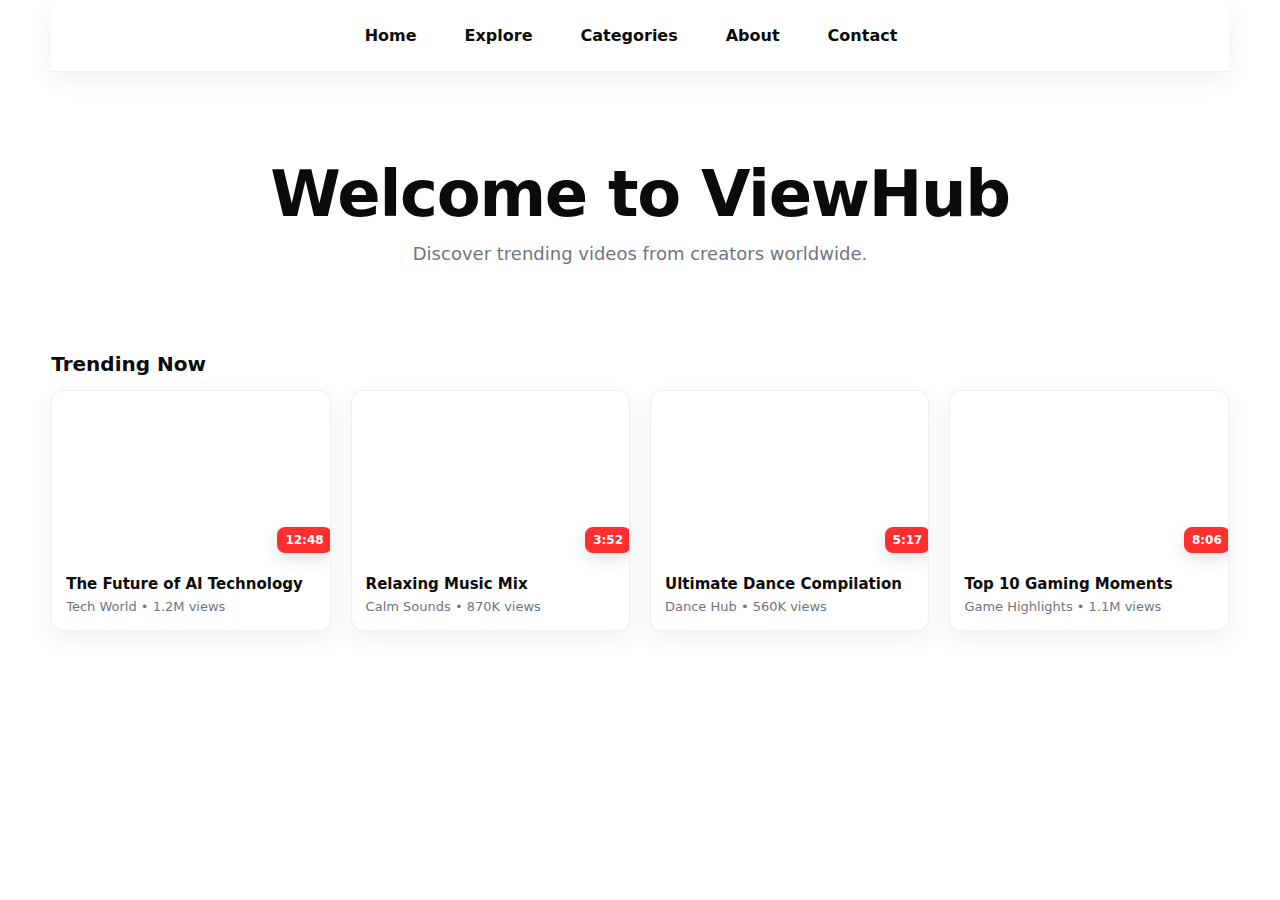
<file: index.html>
<!DOCTYPE html>
<html lang="en">
<head>
  <meta charset="utf-8" />
  <meta name="viewport" content="width=device-width,initial-scale=1" />
  <title>ViewHub — Home</title>
  <link rel="stylesheet" href="style.css">
</head>
<body>

<!-- theme checkbox (shared) -->
<input type="checkbox" id="theme-toggle">

<!-- header -->
<header class="header container">
  <nav class="nav-center">
    <a href="index.html">Home</a>
    <a href="explore.html">Explore</a>
    <a href="categories.html">Categories</a>
    <a href="about.html">About</a>
    <a href="contact.html">Contact</a>
  </nav>

    <span class="knob" aria-hidden="true"></span>
  </label>
</header>

<!-- hero -->
<section class="hero container">
  <h1>Welcome to ViewHub</h1>
  <p>Discover trending videos from creators worldwide.</p>
</section>

<!-- main: sidebar + content -->
 <div class="main container">
  <!-- <aside class="sidebar">
    <a class="side-link active" href="index.html">Trending</a>
    <a class="side-link" href="explore.html">Explore</a>
    <a class="side-link" href="subscriptions.html">Subscriptions</a>
    <a class="side-link" href="library.html">Library</a>
    <a class="side-link" href="playlist.html">Playlists</a>
  </aside> -->

  <main class="content">
    <h2 class="section-title">Trending Now</h2>

    <section class="video-grid">
      <article class="card">
        <div class="thumb" style="background-image:url('https://i.ytimg.com/vi/8ZcmTl_1ER8/maxresdefault.jpg')">
          <span class="badge">12:48</span>
        </div>
        <div class="card-body">
          <div class="title">The Future of AI Technology</div>
          <div class="meta">Tech World • 1.2M views</div>
        </div>
      </article>

      <article class="card">
        <div class="thumb" style="background-image:url('https://lh3.googleusercontent.com/pw/AP1GczONEACRndEWUJghOm4V648UCR5Q8oTKP6HX0ziB_lMSnJiIEp31ZRfFqrj-B9zTGJBwZqDAE2RYWiknbMdGKmRTm5ThITW-1Hatwbax8JUeOrurmUyQ3wMoQpO9XRhI7LPoc1icI0yZIc4-9_kpeecnNA=w2584-h1722-s-no-gm?authuser=0')">
          <span class="badge">3:52</span>
        </div>
        <div class="card-body">
          <div class="title">Relaxing Music Mix</div>
          <div class="meta">Calm Sounds • 870K views</div>
        </div>
      </article>

      <article class="card">
        <div class="thumb" style="background-image:url('https://i.ytimg.com/vi/9bZkp7q19f0/maxresdefault.jpg')">
          <span class="badge">5:17</span>
        </div>
        <div class="card-body">
          <div class="title">Ultimate Dance Compilation</div>
          <div class="meta">Dance Hub • 560K views</div>
        </div>
      </article>

      <article class="card">
        <div class="thumb" style="background-image:url('https://i.ytimg.com/vi/Tn9Mslj6t40/maxresdefault.jpg')">
          <span class="badge">8:06</span>
        </div>
        <div class="card-body">
          <div class="title">Top 10 Gaming Moments</div>
          <div class="meta">Game Highlights • 1.1M views</div>
        </div>
      </article>
    </section>
  </main>
</div>

</body>
</html>
</file>
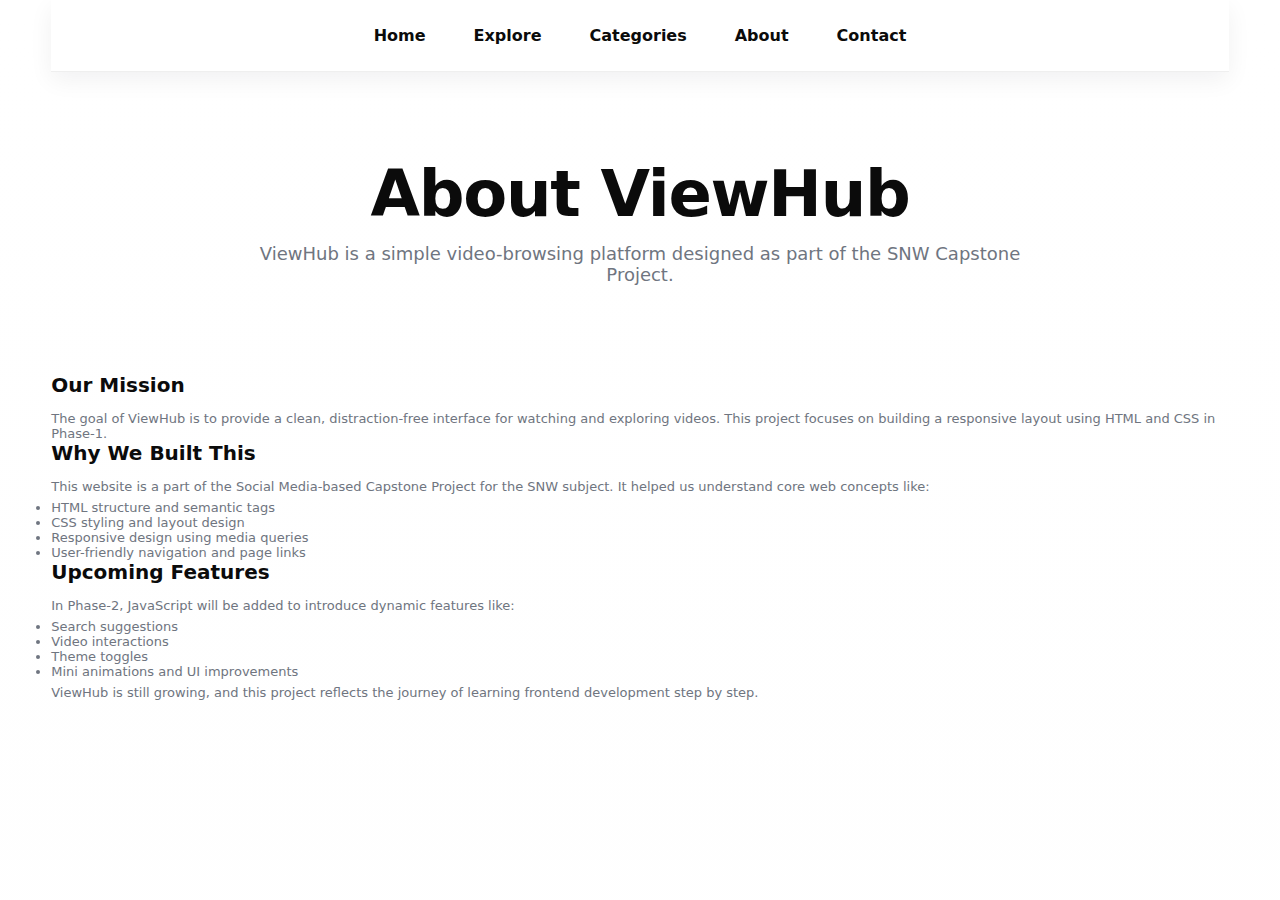
<file: about.html>
<!DOCTYPE html>
<html lang="en">
<head>
  <meta charset="UTF-8">
  <meta name="viewport" content="width=device-width, initial-scale=1.0">
  <title>About • ViewHub</title>
  <link rel="stylesheet" href="style.css">
</head>
<body>

  
  <header class="header container">
    <nav class="nav-center">
      <a href="index.html">Home</a>
      <a href="explore.html">Explore</a>
      <a href="categories.html">Categories</a>
      <a href="about.html" class="active">About</a>
      <a href="contact.html">Contact</a>
    </nav>
  </header>

 
  <section class="hero container">
    <h1>About ViewHub</h1>
    <p>ViewHub is a simple video-browsing platform designed as part of the SNW Capstone Project.</p>
  </section>


  <div class="main container">
    <main class="content">

      <h2 class="section-title">Our Mission</h2>
      <p class="meta">
        The goal of ViewHub is to provide a clean, distraction-free interface for watching and exploring videos.
        This project focuses on building a responsive layout using HTML and CSS in Phase-1.
      </p>

      <h2 class="section-title">Why We Built This</h2>
      <p class="meta">
        This website is a part of the Social Media-based Capstone Project for the SNW subject.  
        It helped us understand core web concepts like:
      </p>

      <ul class="meta">
        <li>HTML structure and semantic tags</li>
        <li>CSS styling and layout design</li>
        <li>Responsive design using media queries</li>
        <li>User-friendly navigation and page links</li>
      </ul>

      <h2 class="section-title">Upcoming Features</h2>
      <p class="meta">
        In Phase-2, JavaScript will be added to introduce dynamic features like:
      </p>

      <ul class="meta">
        <li>Search suggestions</li>
        <li>Video interactions</li>
        <li>Theme toggles</li>
        <li>Mini animations and UI improvements</li>
      </ul>

      <p class="meta">
        ViewHub is still growing, and this project reflects the journey of learning frontend development step by step.
      </p>

    </main>
  </div>
  
</body>
</html>
</file>
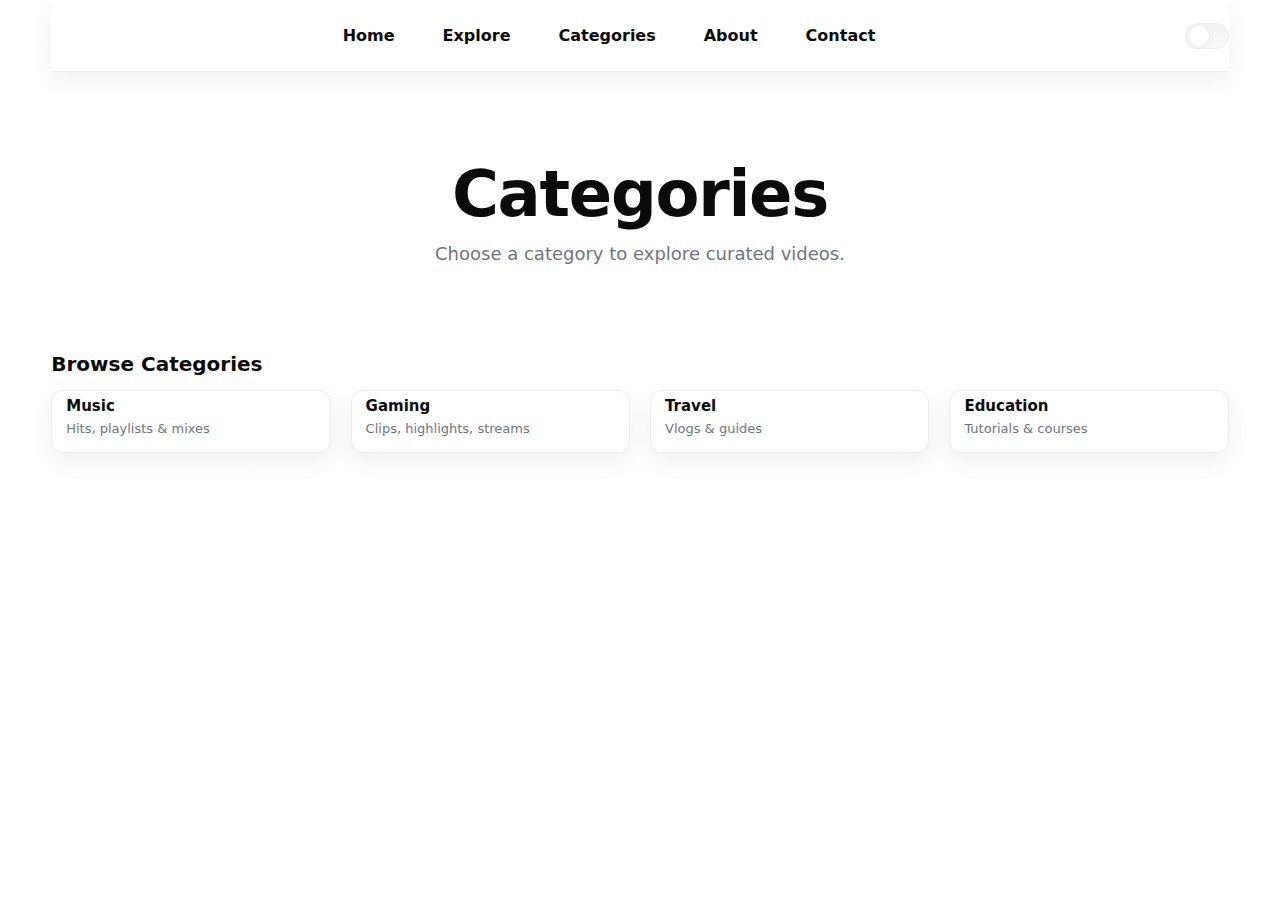
<file: categories.html>
<!DOCTYPE html>
<html lang="en"><head>
  <meta charset="utf-8"><meta name="viewport" content="width=device-width,initial-scale=1">
  <title>ViewHub — Categories</title>
  <link rel="stylesheet" href="style.css"></head>
<body>
<input type="checkbox" id="theme-toggle">
<header class="header container">
  <nav class="nav-center">
    <a href="index.html">Home</a>
    <a href="explore.html">Explore</a>
    <a href="categories.html">Categories</a>
    <a href="about.html">About</a>
    <a href="contact.html">Contact</a>
  </nav>
  <label for="theme-toggle" class="theme-switch"><span class="knob"></span></label>
</header>

<section class="hero container">
  <h1>Categories</h1>
  <p>Choose a category to explore curated videos.</p>
</section>

<div class="main container">
  <main class="content">
    <h2 class="section-title">Browse Categories</h2>
    <div class="video-grid">
      <div class="card"><div class="card-body"><div class="title">Music</div><div class="meta">Hits, playlists & mixes</div></div></div>
      <div class="card"><div class="card-body"><div class="title">Gaming</div><div class="meta">Clips, highlights, streams</div></div></div>
      <div class="card"><div class="card-body"><div class="title">Travel</div><div class="meta">Vlogs & guides</div></div></div>
      <div class="card"><div class="card-body"><div class="title">Education</div><div class="meta">Tutorials & courses</div></div></div>
    </div>
  </main>
</div>
</body>
</html>
</file>
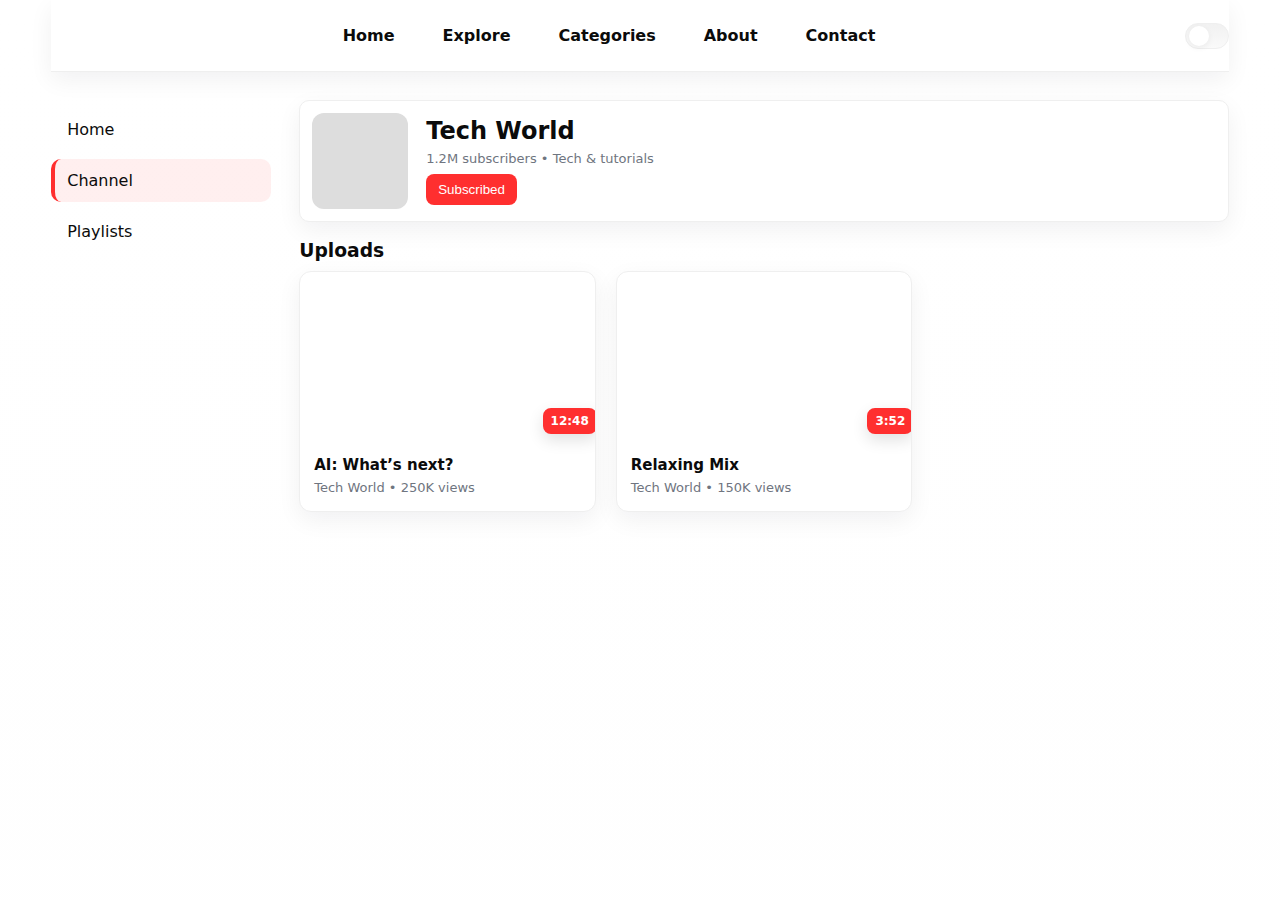
<file: channel.html>
<!DOCTYPE html><html lang="en"><head><meta charset="utf-8"><meta name="viewport" content="width=device-width,initial-scale=1"><title>Channel — ViewHub</title><link rel="stylesheet" href="style.css"></head><body>
<input type="checkbox" id="theme-toggle">
<header class="header container">
  <nav class="nav-center">
    <a href="index.html">Home</a>
    <a href="explore.html">Explore</a>
    <a href="categories.html">Categories</a>
    <a href="about.html">About</a>
    <a href="contact.html">Contact</a>
  </nav>
  <label for="theme-toggle" class="theme-switch"><span class="knob"></span></label>
</header>

<div class="main container">
  <aside class="sidebar" aria-hidden="true">
    <a class="side-link" href="index.html">Home</a>
    <a class="side-link active" href="channel.html">Channel</a>
    <a class="side-link" href="playlist.html">Playlists</a>
  </aside>

  <main class="content">
    <div class="channel-head">
      <div class="chan-avatar" style="background-image:url('https://i.pravatar.cc/100');background-size:cover"></div>
      <div>
        <h2>Tech World</h2>
        <div class="meta">1.2M subscribers • Tech & tutorials</div>
        <div style="margin-top:8px"><button class="subscribe">Subscribed</button></div>
      </div>
    </div>

    <h3 style="margin-top:18px">Uploads</h3>
    <section class="video-grid" style="margin-top:10px">
      <article class="card"><div class="thumb" style="background-image:url('https://i.ytimg.com/vi/8ZcmTl_1ER8/maxresdefault.jpg')"><span class="badge">12:48</span></div><div class="card-body"><div class="title">AI: What’s next?</div><div class="meta">Tech World • 250K views</div></div></article>
      <article class="card"><div class="thumb" style="background-image:url('https://i.ytimg.com/vi/2Vv-BfVoq4g/maxresdefault.jpg')"><span class="badge">3:52</span></div><div class="card-body"><div class="title">Relaxing Mix</div><div class="meta">Tech World • 150K views</div></div></article>
    </section>
  </main>
</div>
</body></html>
</file>
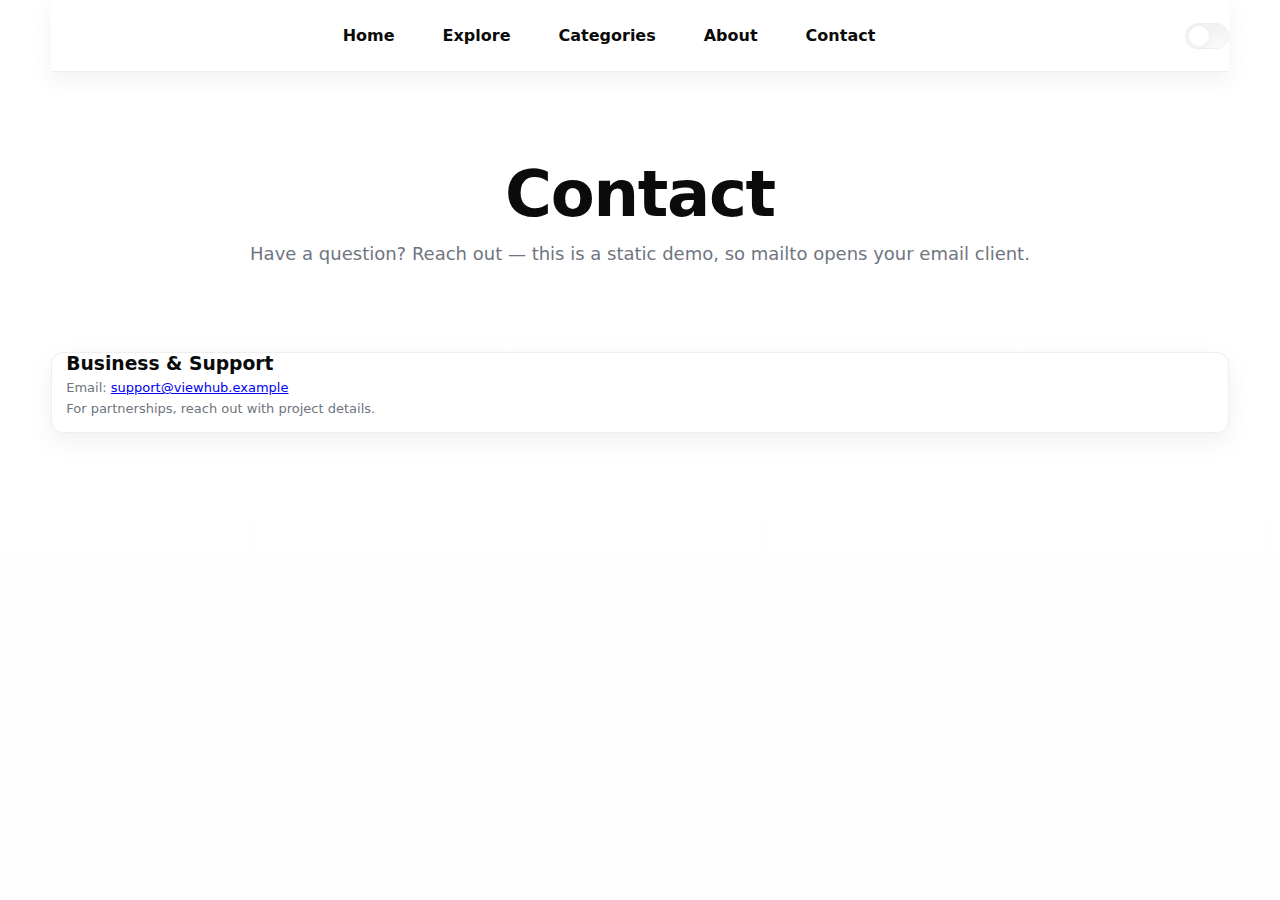
<file: contact.html>
<!DOCTYPE html><html lang="en"><head><meta charset="utf-8"><meta name="viewport" content="width=device-width,initial-scale=1"><title>Contact — ViewHub</title><link rel="stylesheet" href="style.css"></head><body>
<input type="checkbox" id="theme-toggle">
<header class="header container">
  <nav class="nav-center">
    <a href="index.html">Home</a>
    <a href="explore.html">Explore</a>
    <a href="categories.html">Categories</a>
    <a href="about.html">About</a>
    <a href="contact.html">Contact</a>
  </nav>
  <label for="theme-toggle" class="theme-switch"><span class="knob"></span></label>
</header>

<section class="hero container">
  <h1>Contact</h1>
  <p>Have a question? Reach out — this is a static demo, so mailto opens your email client.</p>
</section>

<div class="main container">
  <main class="content">
    <div class="card">
      <div class="card-body">
        <h3>Business & Support</h3>
        <p class="meta">Email: <a href="mailto:support@viewhub.example">support@viewhub.example</a></p>
        <p class="meta">For partnerships, reach out with project details.</p>
      </div>
    </div>
  </main>
</div>
</body></html>
</file>
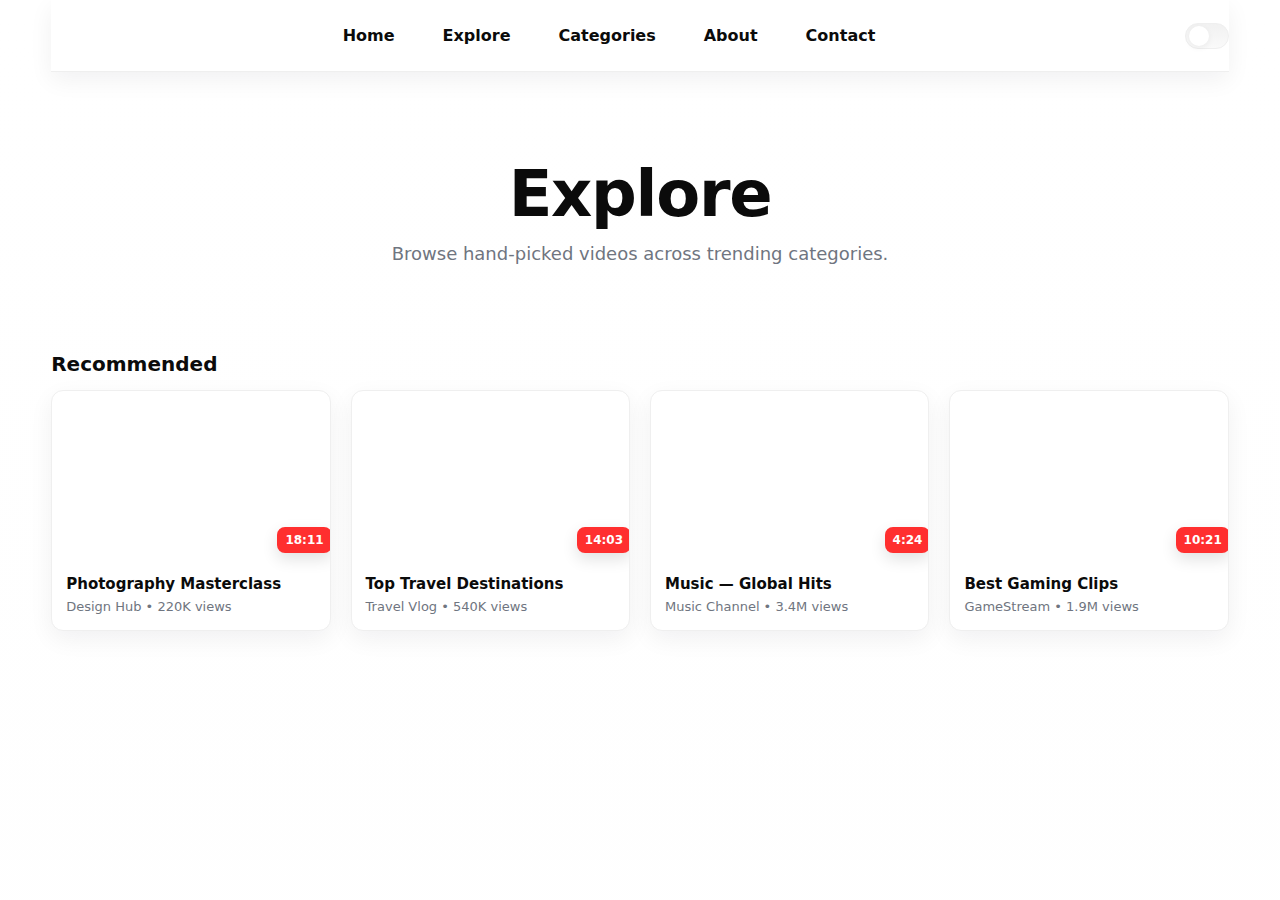
<file: explore.html>
<!DOCTYPE html>
<html lang="en">
<head>
  <meta charset="utf-8" />
  <meta name="viewport" content="width=device-width,initial-scale=1" />
  <title>ViewHub — Explore</title>
  <link rel="stylesheet" href="style.css">
</head>
<body>
<input type="checkbox" id="theme-toggle">
<header class="header container">
  <nav class="nav-center">
    <a href="index.html">Home</a>
    <a href="explore.html">Explore</a>
    <a href="categories.html">Categories</a>
    <a href="about.html">About</a>
    <a href="contact.html">Contact</a>
  </nav>
  <label for="theme-toggle" class="theme-switch"><span class="knob"></span></label>
</header>

<section class="hero container">
  <h1>Explore</h1>
  <p>Browse hand-picked videos across trending categories.</p>
</section>

<div class="main container">
  <!-- <aside class="sidebar" aria-hidden="true">
    <a class="side-link" href="index.html">Trending</a>
    <a class="side-link active" href="explore.html">Explore</a>
    <a class="side-link" href="subscriptions.html">Subscriptions</a>
  </aside> -->

  <main class="content">
    <h2 class="section-title">Recommended</h2>
    <section class="video-grid">
      <article class="card">
        <div class="thumb" style="background-image:url('https://i.ytimg.com/vi/e-ORhEE9VVg/maxresdefault.jpg')"><span class="badge">18:11</span></div>
        <div class="card-body"><div class="title">Photography Masterclass</div><div class="meta">Design Hub • 220K views</div></div>
      </article>
      <article class="card">
        <div class="thumb" style="background-image:url('https://i.ytimg.com/vi/gGdGFtwCNBE/maxresdefault.jpg')"><span class="badge">14:03</span></div>
        <div class="card-body"><div class="title">Top Travel Destinations</div><div class="meta">Travel Vlog • 540K views</div></div>
      </article>
      <article class="card">
        <div class="thumb" style="background-image:url('https://i.ytimg.com/vi/JGwWNGJdvx8/maxresdefault.jpg')"><span class="badge">4:24</span></div>
        <div class="card-body"><div class="title">Music — Global Hits</div><div class="meta">Music Channel • 3.4M views</div></div>
      </article>
      <article class="card">
        <div class="thumb" style="background-image:url('https://i.ytimg.com/vi/Tn9Mslj6t40/maxresdefault.jpg')"><span class="badge">10:21</span></div>
        <div class="card-body"><div class="title">Best Gaming Clips</div><div class="meta">GameStream • 1.9M views</div></div>
      </article>
    </section>
  </main>
</div>

</body>
</html>
</file>
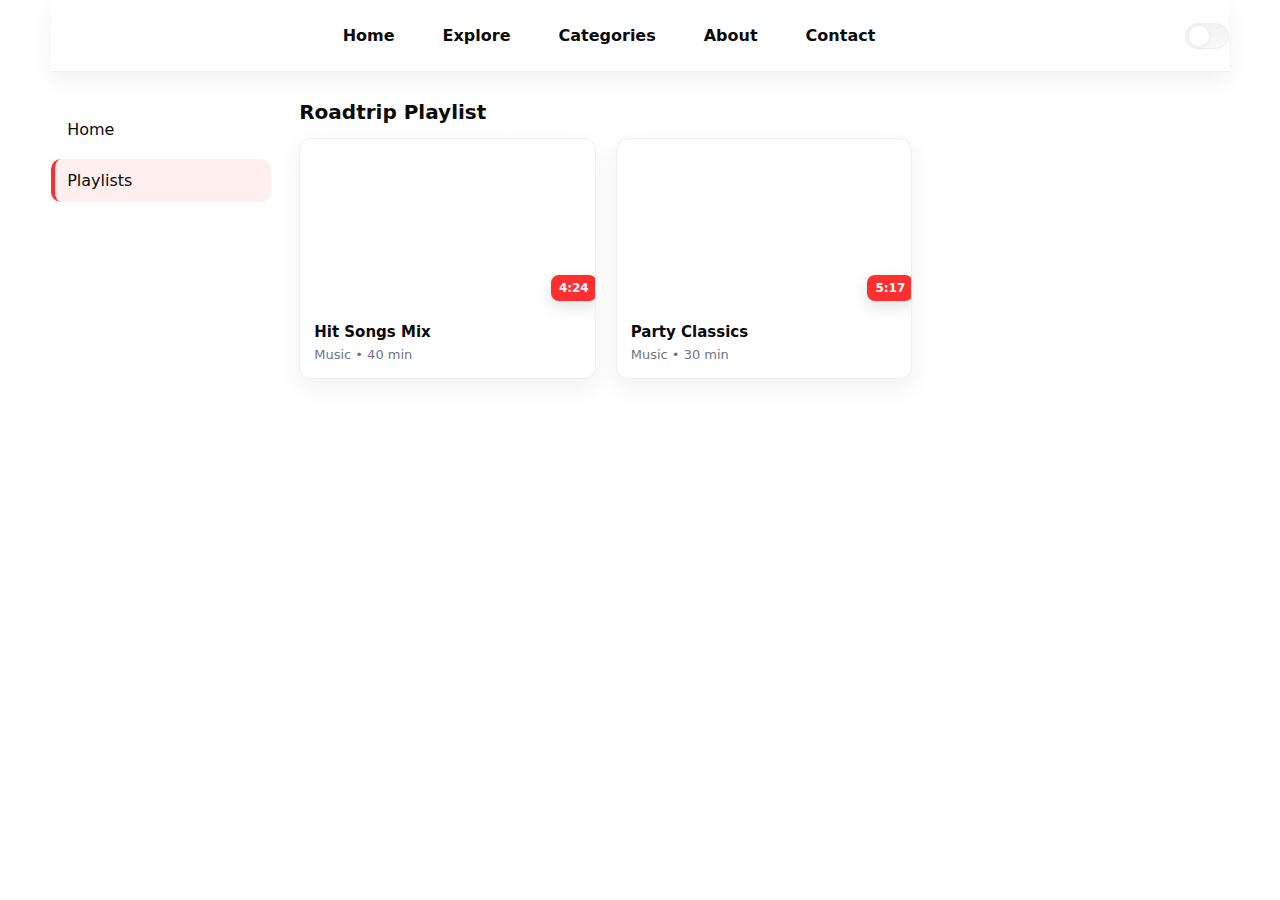
<file: playlist.html>
<!DOCTYPE html><html lang="en"><head><meta charset="utf-8"><meta name="viewport" content="width=device-width,initial-scale=1"><title>Playlist — ViewHub</title><link rel="stylesheet" href="style.css"></head><body>
<input type="checkbox" id="theme-toggle">
<header class="header container">
  <nav class="nav-center">
    <a href="index.html">Home</a>
    <a href="explore.html">Explore</a>
    <a href="categories.html">Categories</a>
    <a href="about.html">About</a>
    <a href="contact.html">Contact</a>
  </nav>
  <label for="theme-toggle" class="theme-switch"><span class="knob"></span></label>
</header>

<div class="main container">
  <aside class="sidebar" aria-hidden="true"><a class="side-link" href="index.html">Home</a><a class="side-link active" href="playlist.html">Playlists</a></aside>
  <main class="content">
    <h2 class="section-title">Roadtrip Playlist</h2>
    <section class="video-grid">
      <article class="card"><div class="thumb" style="background-image:url('https://i.ytimg.com/vi/JGwWNGJdvx8/maxresdefault.jpg')"><span class="badge">4:24</span></div><div class="card-body"><div class="title">Hit Songs Mix</div><div class="meta">Music • 40 min</div></div></article>
      <article class="card"><div class="thumb" style="background-image:url('https://i.ytimg.com/vi/9bZkp7q19f0/maxresdefault.jpg')"><span class="badge">5:17</span></div><div class="card-body"><div class="title">Party Classics</div><div class="meta">Music • 30 min</div></div></article>
    </section>
  </main>
</div>
</body></html>
</file>
<file: style.css>
/* =================================================
   ViewHub — styles.css
   Multi-page shared stylesheet — HTML + CSS only
   ================================================= */

:root{
  --bg: #ffffff;
  --surface: #fff;
  --muted: #6f7580;
  --text: #0b0b0b;
  --accent: #ff2f2f;
  --card-border: #efefef;
  --shadow: 0 8px 24px rgba(15,23,42,0.06);
  --transition: 260ms cubic-bezier(.2,.9,.3,1);
}

/* DARK MODE (checkbox hack) */
#theme-toggle:checked ~ * {
  --bg: #070708;
  --surface: #0f1112;
  --muted: #9aa3ad;
  --text: #efeff1;
  --accent: #ff6b61;
  --card-border: rgba(255,255,255,0.06);
  --shadow: 0 14px 44px rgba(0,0,0,0.6);
}

/* Base */
*{box-sizing:border-box;margin:0;padding:0}
html,body{height:100%}
body{
  font-family: Inter, system-ui, -apple-system, "Segoe UI", Roboto, Arial;
  background: linear-gradient(180deg,var(--bg), color-mix(in srgb, var(--bg) 90%, rgba(0,0,0,0.02)));
  color:var(--text);
  -webkit-font-smoothing:antialiased;
  transition: background var(--transition), color var(--transition);
  min-height:100vh;
}

/* Utility container */
.container{width:92%;max-width:1180px;margin:0 auto}

/* Hidden checkbox for theme */
#theme-toggle{position:fixed;left:-9999px}

/* ---------- HEADER / NAVBAR ---------- */
.header{
  position:sticky;top:0;z-index:60;
  display:flex;align-items:center;justify-content:space-between;
  gap:18px;padding:18px 0;background:var(--surface);
  border-bottom:1px solid var(--card-border);
  box-shadow:var(--shadow);
}

/* Centered nav items (like the screenshot) */
.nav-center{display:flex;gap:28px;margin:0 auto;align-items:center}
.nav-center a{color:var(--text);text-decoration:none;font-weight:600;padding:8px 10px;border-radius:8px;transition:color var(--transition)}
.nav-center a:hover{color:var(--accent)}

/* Theme toggle switch (simple pill) */
.theme-switch{
  width:44px;height:26px;border-radius:999px;background:linear-gradient(180deg,#f1f1f1,#fafafa);
  border:1px solid var(--card-border);display:inline-flex;align-items:center;padding:3px;cursor:pointer;transition:all var(--transition)
}
#theme-toggle:checked + label .knob{transform:translateX(18px);background:var(--accent)}
.theme-switch .knob{width:20px;height:20px;border-radius:50%;background:#fff;box-shadow:0 2px 6px rgba(0,0,0,0.06);transition:transform var(--transition),background var(--transition)}

/* ---------- HERO ---------- */
.hero{
  padding:90px 0 60px;
  text-align:center;
}
.hero h1{
  font-size:64px;line-height:1.02;margin-bottom:16px;font-weight:800;
  letter-spacing:-0.02em;
}
.hero p{font-size:18px;color:var(--muted);max-width:820px;margin:0 auto}

/* ---------- MAIN LAYOUT ---------- */
.main{display:flex;gap:28px;align-items:flex-start;padding:28px 0 60px}
.sidebar{width:220px;padding-top:8px}
.sidebar .side-link{display:block;padding:12px;border-radius:10px;color:var(--text);text-decoration:none;margin-bottom:8px;border-left:4px solid transparent;transition:all var(--transition)}
.sidebar .side-link:hover{background:color-mix(in srgb,var(--accent) 6%, transparent);transform:translateX(6px)}
.sidebar .active{border-left-color:var(--accent);background:color-mix(in srgb,var(--accent) 8%, transparent)}

/* content area (video grid) */
.content{flex:1}

/* section title */
.section-title{font-size:20px;margin-bottom:14px;font-weight:700}

/* ---------- VIDEO GRID ---------- */
.video-grid{
  display:grid;
  grid-template-columns:repeat(auto-fill,minmax(260px,1fr));
  gap:20px;
}

/* video card */
.card{
  background:var(--surface);border-radius:12px;border:1px solid var(--card-border);
  overflow:hidden;box-shadow:var(--shadow);transition:transform .36s var(--transition),box-shadow var(--transition);
}
.card:hover{transform:translateY(-8px);box-shadow:0 20px 48px rgba(2,6,23,0.12)}
.thumb{
  width:100%;height:160px;background-size:cover;background-position:center;
  border-radius:10px;margin:12px;position:relative;
}
.card-body{padding:0 14px 16px}
.title{font-size:15px;font-weight:700;margin-top:6px}
.meta{font-size:13px;color:var(--muted);margin-top:6px}

/* duration badge (red) */
.badge{
  position:absolute;right:10px;bottom:10px;background:var(--accent);color:#fff;padding:6px 8px;border-radius:8px;font-weight:700;font-size:12px;box-shadow:0 6px 16px rgba(0,0,0,0.12)
}

/* ---------- WATCH PAGE ---------- */
.watch-layout{display:grid;grid-template-columns:1fr 340px;gap:22px}
.player{background:var(--surface);border-radius:12px;border:1px solid var(--card-border);overflow:hidden;box-shadow:var(--shadow)}
.responsive-embed{position:relative;padding-top:56.25%}
.responsive-embed iframe{position:absolute;left:0;top:0;width:100%;height:100%;border:0}

/* watch meta */
.watch-meta{padding:14px}
.watch-title{font-size:20px;font-weight:700;margin-bottom:8px}
.watch-actions{display:flex;gap:10px;margin-top:10px}
.action-btn{padding:8px 12px;border-radius:8px;border:1px solid var(--card-border);background:var(--surface);cursor:pointer;transition:transform var(--transition)}
.action-btn:hover{transform:translateY(-4px)}

/* upnext */
.upnext .up-item{display:flex;gap:12px;padding:10px;border-radius:8px;align-items:center}
.upnext .up-item img{width:120px;height:68px;border-radius:6px;object-fit:cover}

/* ---------- COMMENTS ---------- */
.comments{margin-top:18px}
.comment{display:flex;gap:12px;padding:12px 0;border-bottom:1px dashed var(--card-border)}
.c-avatar{width:44px;height:44px;border-radius:10px;background:#ccc;flex-shrink:0}
.c-body .meta{font-weight:700}
.c-body .text{color:var(--muted);margin-top:6px}

/* ---------- CHANNEL / PLAYLIST ---------- */
.channel-head{display:flex;gap:18px;align-items:center;padding:12px;background:var(--surface);border-radius:10px;border:1px solid var(--card-border);box-shadow:var(--shadow)}
.chan-avatar{width:96px;height:96px;border-radius:12px;background:#ddd;overflow:hidden}
.subscribe{background:var(--accent);color:#fff;padding:8px 12px;border-radius:8px;border:none;cursor:pointer}

/* ---------- SEARCH ---------- */
.search-result{display:flex;gap:12px;padding:10px;border-radius:10px;border:1px solid var(--card-border);background:var(--surface);margin-bottom:12px}
.search-result .thumb{width:220px;height:120px;border-radius:8px;flex-shrink:0;background-size:cover;background-position:center}

/* ---------- small screens ---------- */
@media (max-width:1000px){
  .main{flex-direction:column;padding:18px 0 60px}
  .sidebar{display:none}
  .watch-layout{grid-template-columns:1fr}
  .hero h1{font-size:44px}
}
</file>
